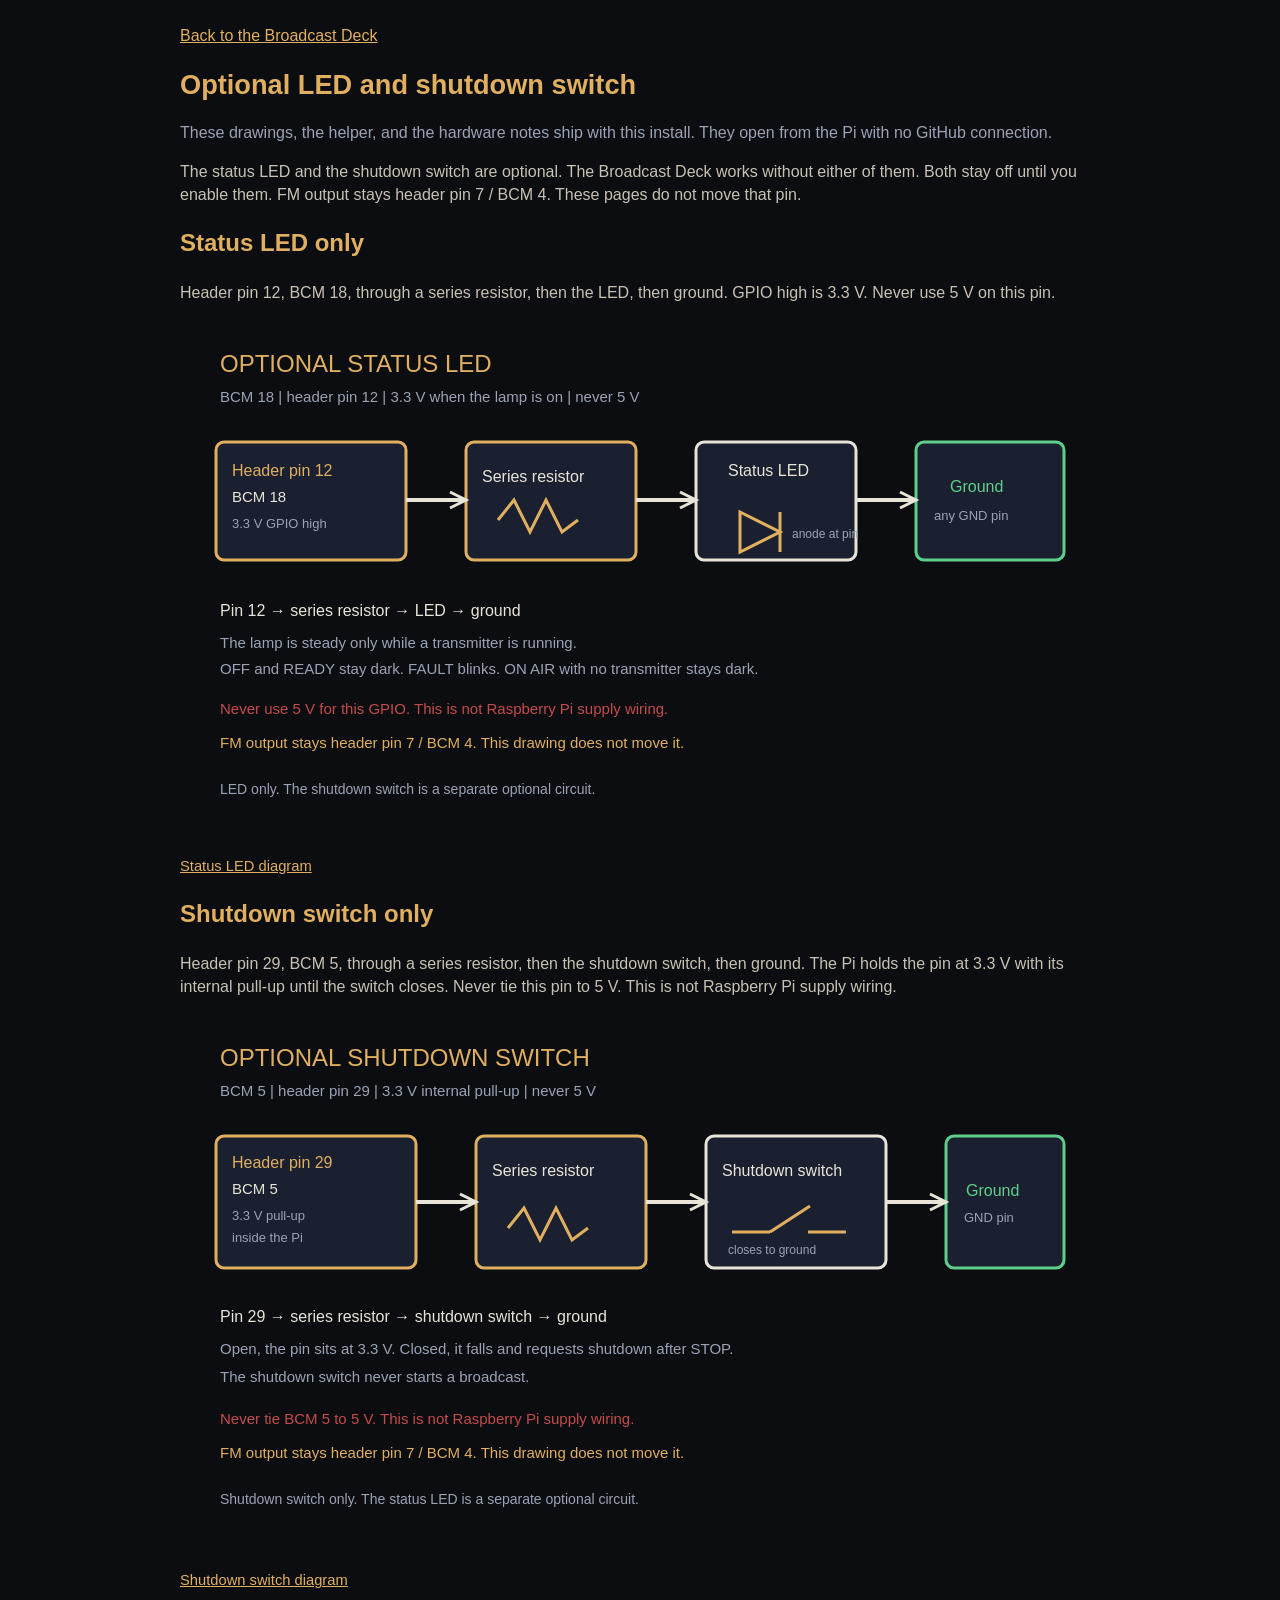
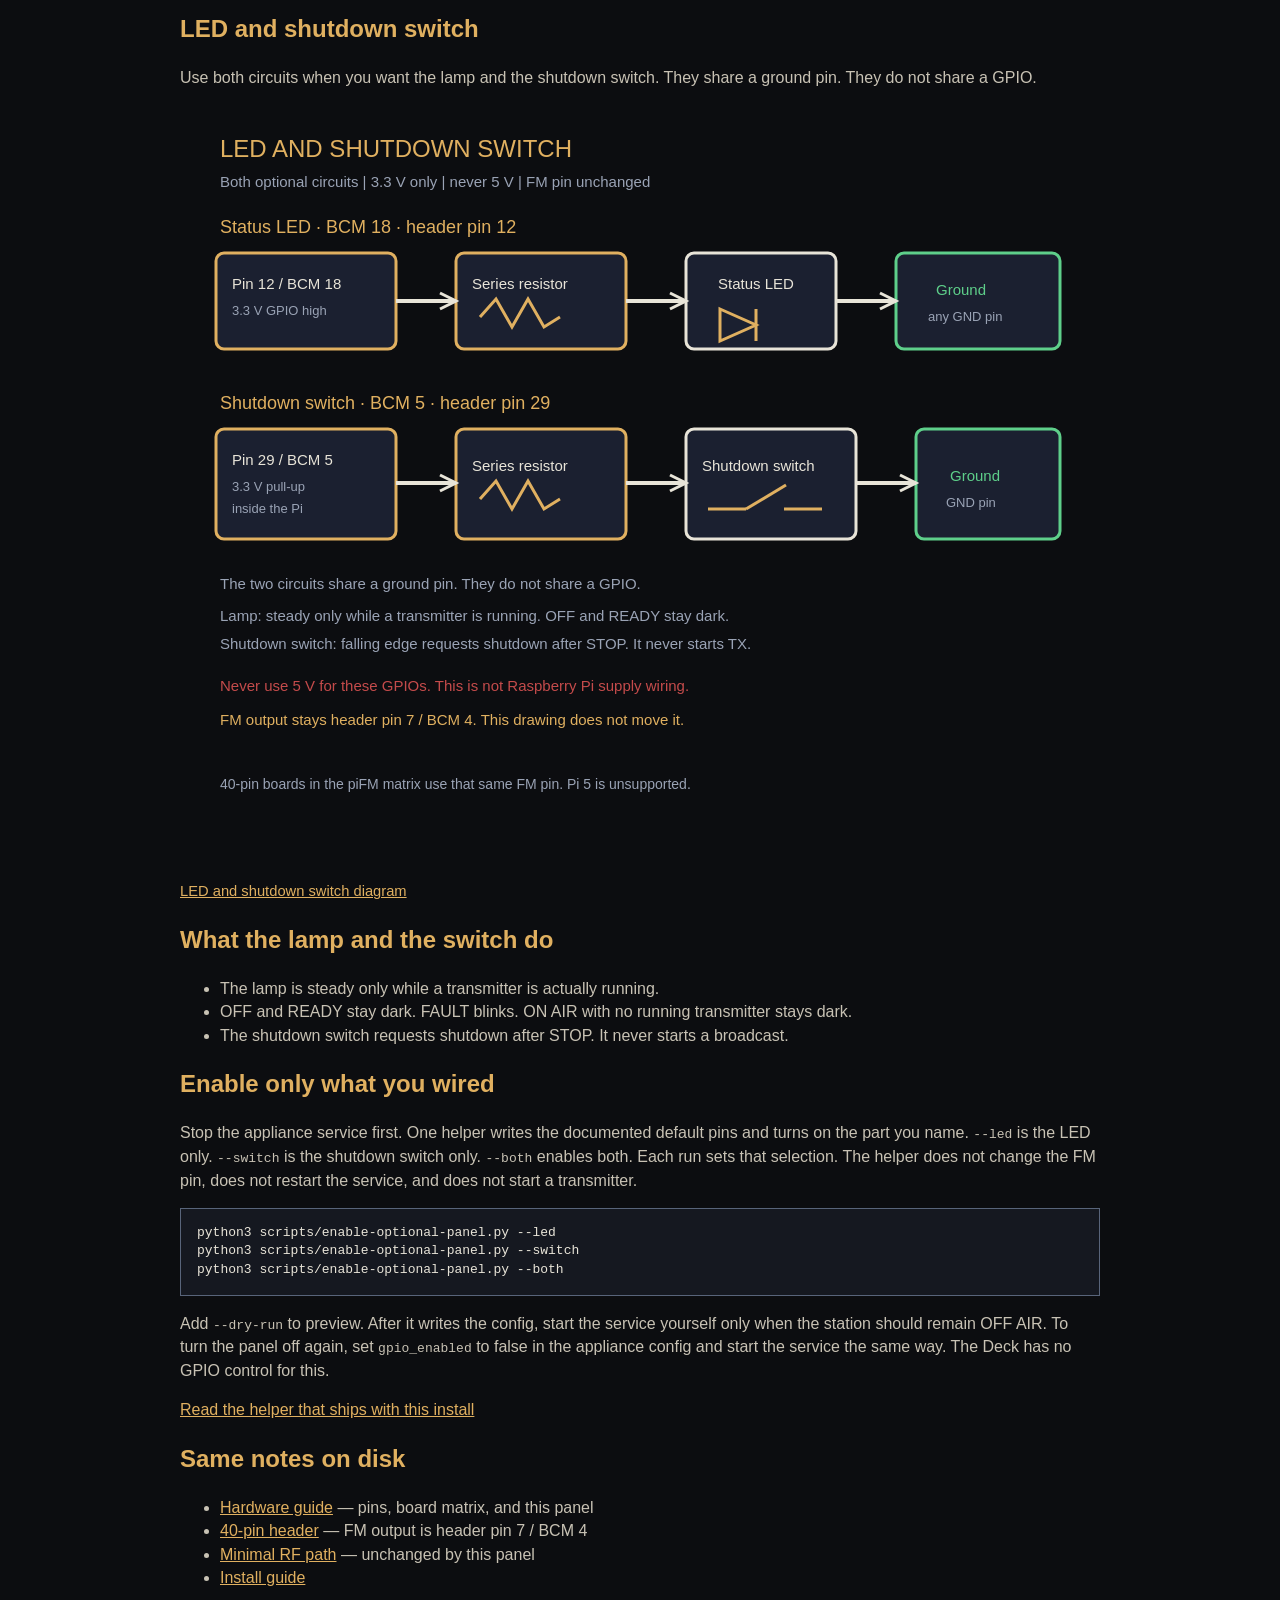
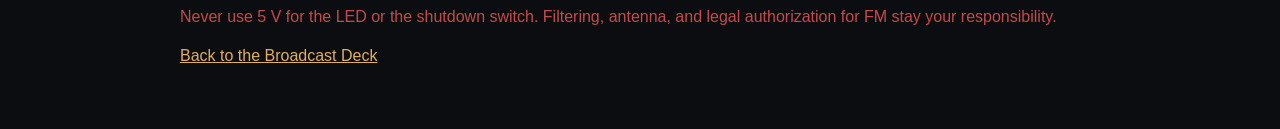
<file: docs/optional-panel.html>
<!DOCTYPE html>
<html lang="en-CA">
<head>
  <meta charset="utf-8">
  <meta name="viewport" content="width=device-width, initial-scale=1">
  <title>Optional LED and shutdown switch</title>
  <style>
    :root { color-scheme: dark; }
    body {
      margin: 0;
      background: #0c0d10;
      color: #e8e4d8;
      font-family: sans-serif;
      line-height: 1.45;
    }
    main { max-width: 920px; margin: 0 auto; padding: 1.5rem 1.25rem 3rem; }
    h1, h2 { color: #e0b060; font-weight: 600; }
    h1 { font-size: 1.7rem; margin-bottom: 0.25rem; }
    a { color: #e0b060; }
    p, li { color: #c8c2b4; }
    .lede { color: #9aa3b5; }
    figure { margin: 1.25rem 0; }
    img { width: 100%; height: auto; background: #0c0d10; }
    figcaption { color: #9aa3b5; font-size: 0.92rem; margin-top: 0.35rem; }
    pre {
      background: #151820;
      color: #e8e4d8;
      padding: 0.9rem 1rem;
      overflow: auto;
      border: 1px solid #58647a;
    }
    .warn { color: #c44b4b; }
    nav.back { margin: 0 0 1rem; }
  </style>
</head>
<body>
  <main>
    <nav class="back"><a href="/">Back to the Broadcast Deck</a></nav>
    <h1>Optional LED and shutdown switch</h1>
    <p class="lede">These drawings, the helper, and the hardware notes ship with this install. They open from the Pi with no GitHub connection.</p>
    <p>The status LED and the shutdown switch are optional. The Broadcast Deck works without either of them. Both stay off until you enable them. FM output stays header pin 7 / BCM 4. These pages do not move that pin.</p>

    <h2>Status LED only</h2>
    <p>Header pin 12, BCM 18, through a series resistor, then the LED, then ground. GPIO high is 3.3 V. Never use 5 V on this pin.</p>
    <figure>
      <img src="diagrams/optional-led.svg" alt="Status LED on header pin 12, BCM 18, through a series resistor to ground at 3.3 V">
      <figcaption><a href="diagrams/optional-led.svg">Status LED diagram</a></figcaption>
    </figure>

    <h2>Shutdown switch only</h2>
    <p>Header pin 29, BCM 5, through a series resistor, then the shutdown switch, then ground. The Pi holds the pin at 3.3 V with its internal pull-up until the switch closes. Never tie this pin to 5 V. This is not Raspberry Pi supply wiring.</p>
    <figure>
      <img src="diagrams/optional-shutdown-switch.svg" alt="Shutdown switch on header pin 29, BCM 5, through a series resistor to ground, with a 3.3 V pull-up">
      <figcaption><a href="diagrams/optional-shutdown-switch.svg">Shutdown switch diagram</a></figcaption>
    </figure>

    <h2>LED and shutdown switch</h2>
    <p>Use both circuits when you want the lamp and the shutdown switch. They share a ground pin. They do not share a GPIO.</p>
    <figure>
      <img src="diagrams/optional-led-and-shutdown-switch.svg" alt="Status LED on BCM 18 and shutdown switch on BCM 5, each with a series resistor to ground, 3.3 V only">
      <figcaption><a href="diagrams/optional-led-and-shutdown-switch.svg">LED and shutdown switch diagram</a></figcaption>
    </figure>

    <h2>What the lamp and the switch do</h2>
    <ul>
      <li>The lamp is steady only while a transmitter is actually running.</li>
      <li>OFF and READY stay dark. FAULT blinks. ON AIR with no running transmitter stays dark.</li>
      <li>The shutdown switch requests shutdown after STOP. It never starts a broadcast.</li>
    </ul>

    <h2>Enable only what you wired</h2>
    <p>Stop the appliance service first. One helper writes the documented default pins and turns on the part you name. <code>--led</code> is the LED only. <code>--switch</code> is the shutdown switch only. <code>--both</code> enables both. Each run sets that selection. The helper does not change the FM pin, does not restart the service, and does not start a transmitter.</p>
    <pre>python3 scripts/enable-optional-panel.py --led
python3 scripts/enable-optional-panel.py --switch
python3 scripts/enable-optional-panel.py --both</pre>
    <p>Add <code>--dry-run</code> to preview. After it writes the config, start the service yourself only when the station should remain OFF AIR. To turn the panel off again, set <code>gpio_enabled</code> to false in the appliance config and start the service the same way. The Deck has no GPIO control for this.</p>
    <p><a href="/scripts/enable-optional-panel.py">Read the helper that ships with this install</a></p>

    <h2>Same notes on disk</h2>
    <ul>
      <li><a href="HARDWARE.md">Hardware guide</a> — pins, board matrix, and this panel</li>
      <li><a href="diagrams/raspberry-pi-header.svg">40-pin header</a> — FM output is header pin 7 / BCM 4</li>
      <li><a href="diagrams/minimal-rf-path.svg">Minimal RF path</a> — unchanged by this panel</li>
      <li><a href="INSTALL.md">Install guide</a></li>
    </ul>
    <p class="warn">Never use 5 V for the LED or the shutdown switch. Filtering, antenna, and legal authorization for FM stay your responsibility.</p>
    <nav class="back"><a href="/">Back to the Broadcast Deck</a></nav>
  </main>
</body>
</html>
</file>
